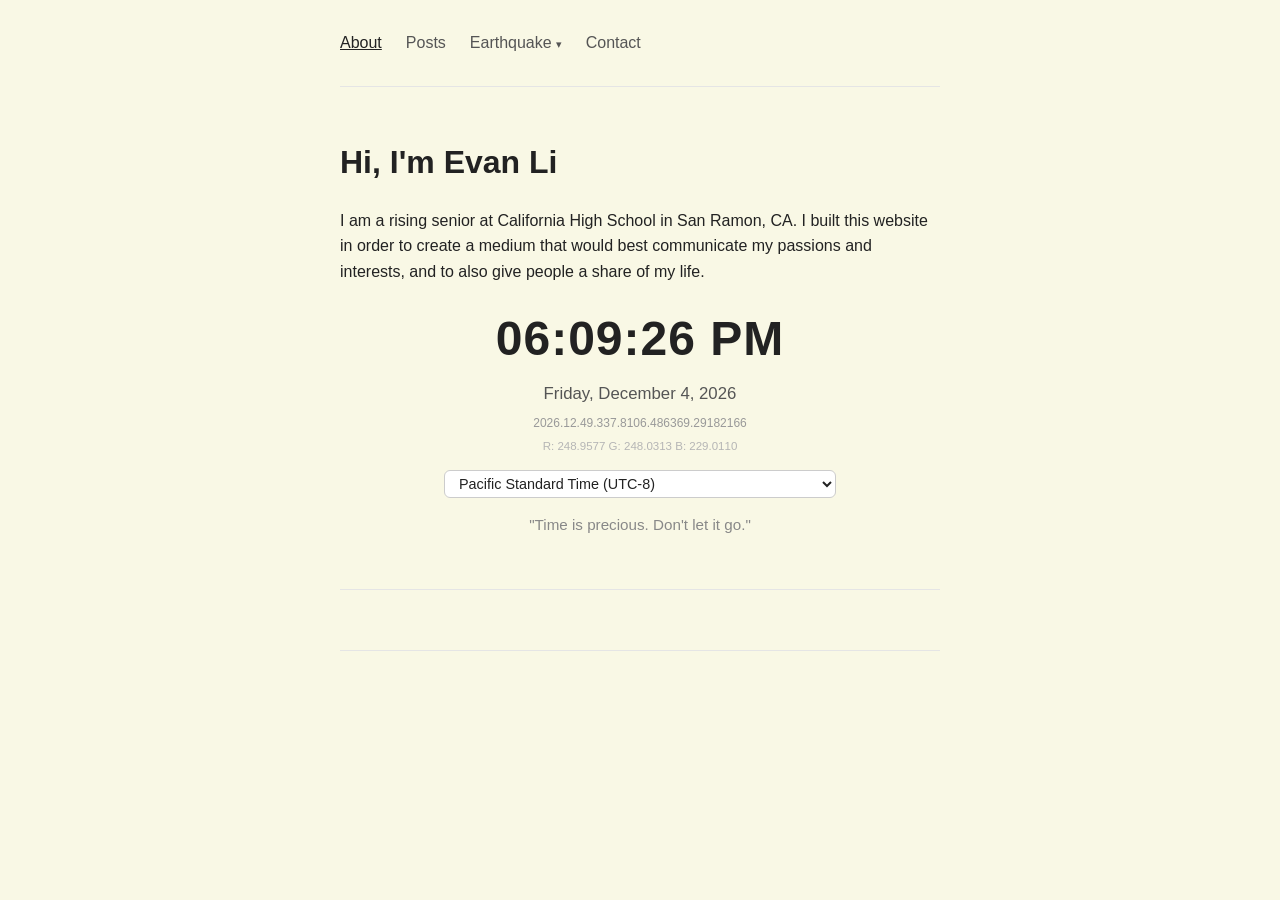
<file: index.html>
<!DOCTYPE html>
<html lang="en">
<head>
  <!-- Google tag (gtag.js) -->
  <script async src="https://www.googletagmanager.com/gtag/js?id=G-W435ES95VL"></script>
  <script>
    window.dataLayer = window.dataLayer || [];
    function gtag(){dataLayer.push(arguments);}
    gtag('js', new Date());

    gtag('config', 'G-W435ES95VL');
  </script>

  <meta charset="UTF-8" />
  <meta name="viewport" content="width=device-width, initial-scale=1.0" />
  <title>About Me</title>
  <link rel="stylesheet" href="style.css" />
</head>
<body>

  <nav>
    <a href="index.html" class="active">About</a>
    <a href="posts.html">Posts</a>
    <div class="nav-dropdown">
      <button class="nav-dropdown-toggle">Earthquake</button>
      <div class="nav-dropdown-menu">
        <a href="earthquake.html">Earthquake Detection</a>
        <a href="earthquake-list.html">Earthquake List</a>
      </div>
    </div>
    <a href="contact.html">Contact</a>
  </nav>

  <main>
    <h1>Hi, I'm Evan Li</h1>

    <p>
     I am a rising senior at California High School in San Ramon, CA. I built this website in order to create a medium that would best communicate my passions and interests, and to also give people a share of my life.
    </p>

    <section id="clock">
      <div id="clock-time">--:--:--</div>
      <div id="clock-date">Loading date…</div>
      <div id="clock-iso">----.--.--.---.----.----.----</div>
      <div id="bg-rgb">R: --.----  G: --.----  B: --.----</div>
      <select id="tz-select"></select>
      <p class="clock-caption">"Time is precious. Don't let it go."</p>
    </section>
  </main>

  <footer>
    <p id="last-updated"></p>
    <p id="view-counts"></p>
  </footer>

  <script src="bg-shift.js"></script>
  <script src="clock.js"></script>
  <script src="last-updated.js"></script>
  <script src="view-counter.js"></script>
  <script src="nav-dropdown.js"></script>
</body>
</html>
</file>
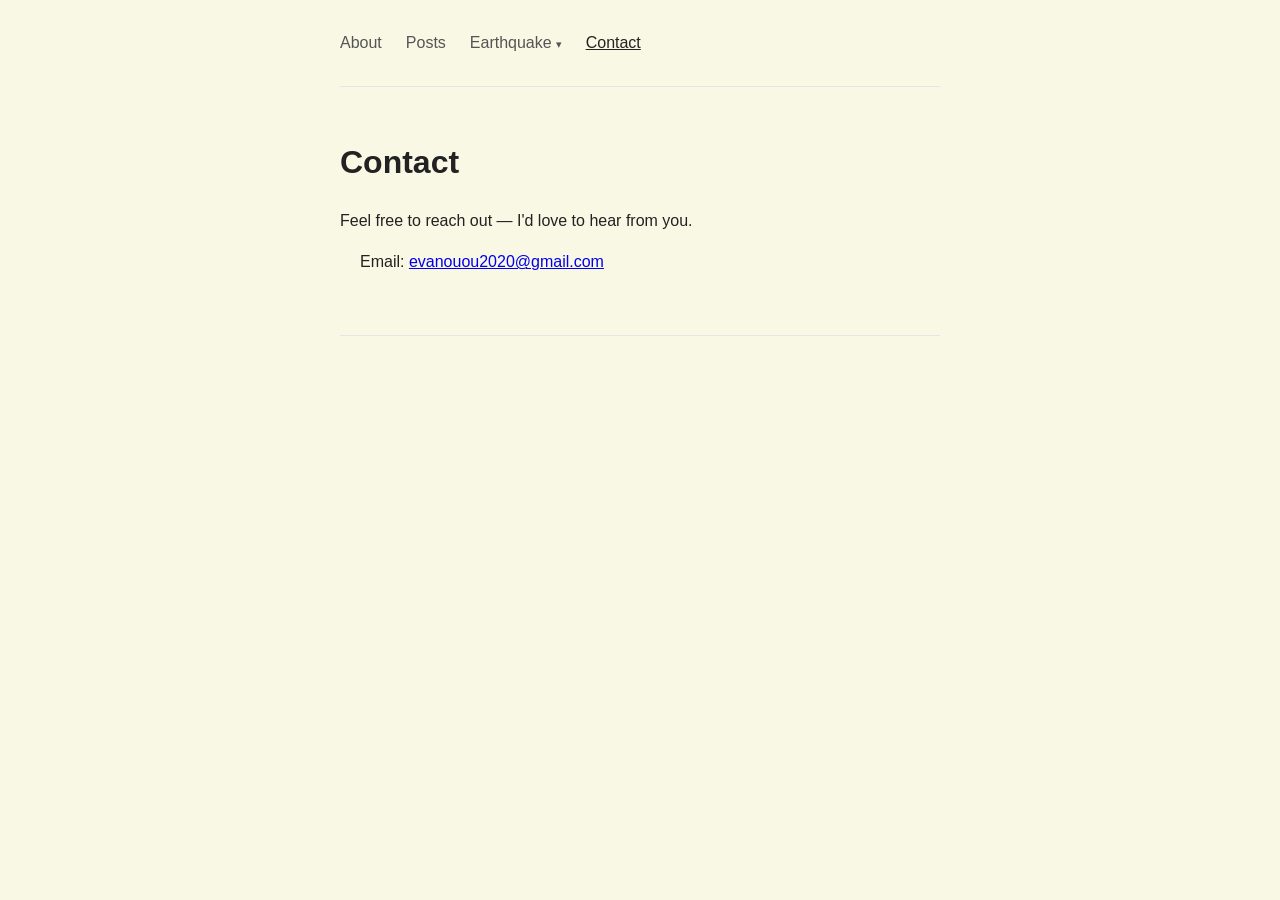
<file: contact.html>
<!DOCTYPE html>
<html lang="en">
<head>
  <!-- Google tag (gtag.js) -->
  <script async src="https://www.googletagmanager.com/gtag/js?id=G-W435ES95VL"></script>
  <script>
    window.dataLayer = window.dataLayer || [];
    function gtag(){dataLayer.push(arguments);}
    gtag('js', new Date());

    gtag('config', 'G-W435ES95VL');
  </script>

  <meta charset="UTF-8" />
  <meta name="viewport" content="width=device-width, initial-scale=1.0" />
  <title>Contact — Evan Li</title>
  <link rel="stylesheet" href="style.css" />
</head>
<body>

  <nav>
    <a href="index.html">About</a>
    <a href="posts.html">Posts</a>
    <div class="nav-dropdown">
      <button class="nav-dropdown-toggle">Earthquake</button>
      <div class="nav-dropdown-menu">
        <a href="earthquake.html">Earthquake Detection</a>
        <a href="earthquake-list.html">Earthquake List</a>
      </div>
    </div>
    <a href="contact.html" class="active">Contact</a>
  </nav>

  <main>
    <h1>Contact</h1>
    <p>Feel free to reach out — I'd love to hear from you.</p>

    <ul class="contact-list">
      <li>Email: <a href="mailto:evanouou2020@gmail.com">evanouou2020@gmail.com</a></li>
      <!-- add more, e.g.:
      <li>Instagram: <a href="https://instagram.com/yourhandle">@yourhandle</a></li>
      <li>LinkedIn: <a href="https://linkedin.com/in/yourprofile">linkedin.com/in/yourprofile</a></li>
      -->
    </ul>
  </main>

  <footer>
    <p id="last-updated"></p>
    <p id="view-counts"></p>
  </footer>

  <script src="bg-shift.js"></script>
  <script src="last-updated.js"></script>
  <script src="view-counter.js"></script>
  <script src="nav-dropdown.js"></script>
</body>
</html>
</file>
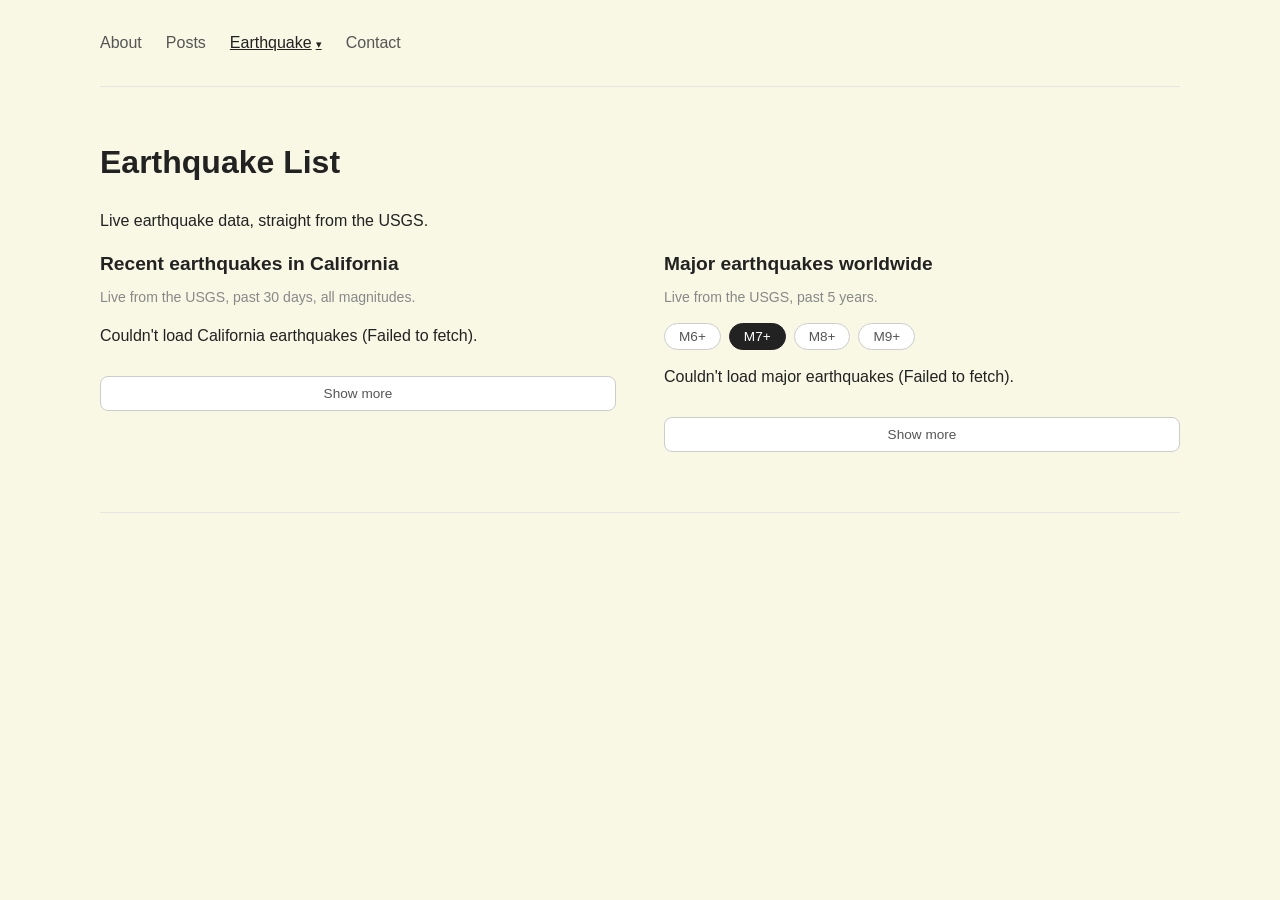
<file: earthquake-list.html>
<!DOCTYPE html>
<html lang="en">
<head>
  <!-- Google tag (gtag.js) -->
  <script async src="https://www.googletagmanager.com/gtag/js?id=G-W435ES95VL"></script>
  <script>
    window.dataLayer = window.dataLayer || [];
    function gtag(){dataLayer.push(arguments);}
    gtag('js', new Date());

    gtag('config', 'G-W435ES95VL');
  </script>

  <meta charset="UTF-8" />
  <meta name="viewport" content="width=device-width, initial-scale=1.0" />
  <title>Earthquake List — Evan Li</title>
  <link rel="stylesheet" href="style.css" />
</head>
<body class="wide">

  <nav>
    <a href="index.html">About</a>
    <a href="posts.html">Posts</a>
    <div class="nav-dropdown active">
      <button class="nav-dropdown-toggle">Earthquake</button>
      <div class="nav-dropdown-menu">
        <a href="earthquake.html">Earthquake Detection</a>
        <a href="earthquake-list.html" class="active">Earthquake List</a>
      </div>
    </div>
    <a href="contact.html">Contact</a>
  </nav>

  <main>
    <h1>Earthquake List</h1>
    <p>Live earthquake data, straight from the USGS.</p>

    <div class="quake-columns">
      <div class="quake-column">
        <h2>Recent earthquakes in California</h2>
        <p class="section-note">Live from the USGS, past 30 days, all magnitudes.</p>
        <ul class="quake-list" id="ca-quake-list">
          <li class="state-msg">Loading…</li>
        </ul>
        <button class="show-more-btn" id="ca-show-more" hidden>Show more</button>
      </div>

      <div class="quake-column">
        <h2>Major earthquakes worldwide</h2>
        <p class="section-note">Live from the USGS, past 5 years.</p>
        <div class="mag-filter">
          <button data-mag="6">M6+</button>
          <button data-mag="7" class="active">M7+</button>
          <button data-mag="8">M8+</button>
          <button data-mag="9">M9+</button>
        </div>
        <ul class="quake-list" id="major-quake-list">
          <li class="state-msg">Loading…</li>
        </ul>
        <button class="show-more-btn" id="major-show-more" hidden>Show more</button>
      </div>
    </div>
  </main>

  <footer>
    <p id="last-updated"></p>
    <p id="view-counts"></p>
  </footer>

  <script src="bg-shift.js"></script>
  <script src="last-updated.js"></script>
  <script src="view-counter.js"></script>
  <script src="earthquake.js"></script>
  <script src="nav-dropdown.js"></script>
</body>
</html>
</file>
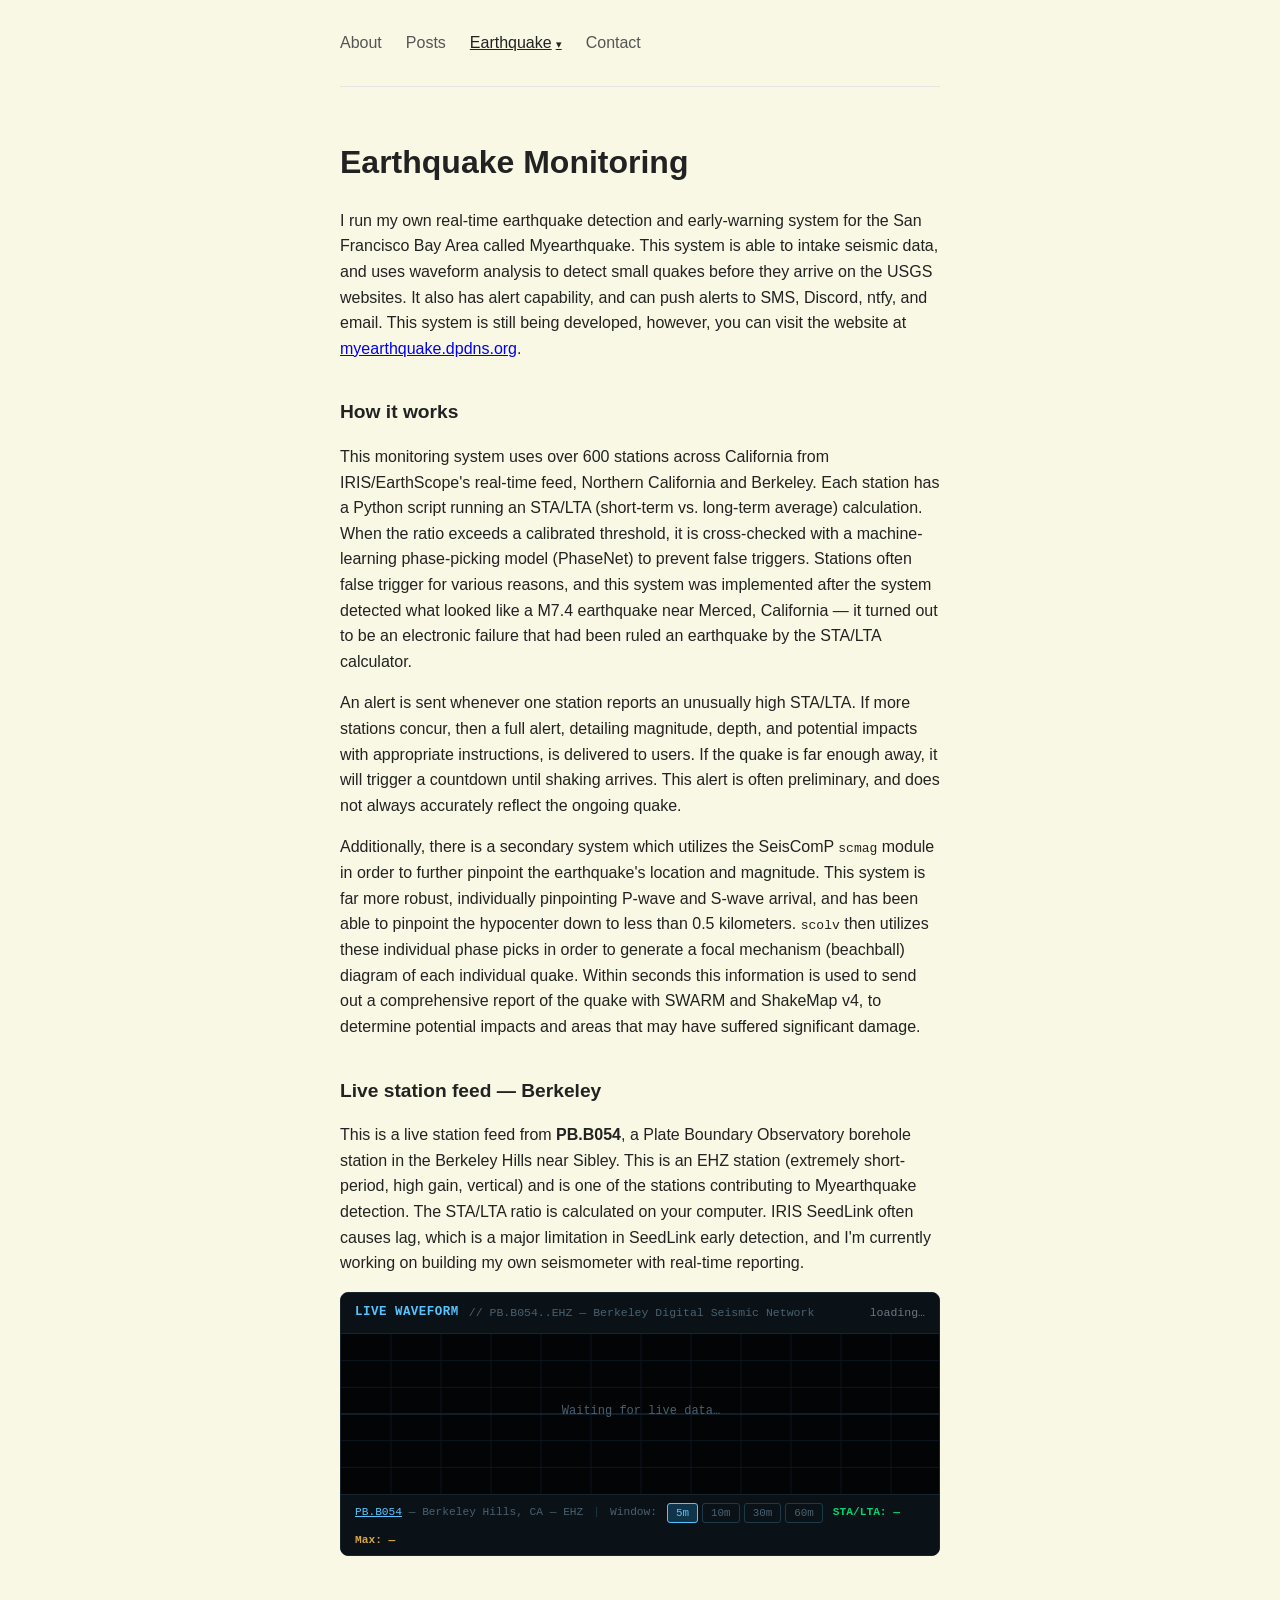
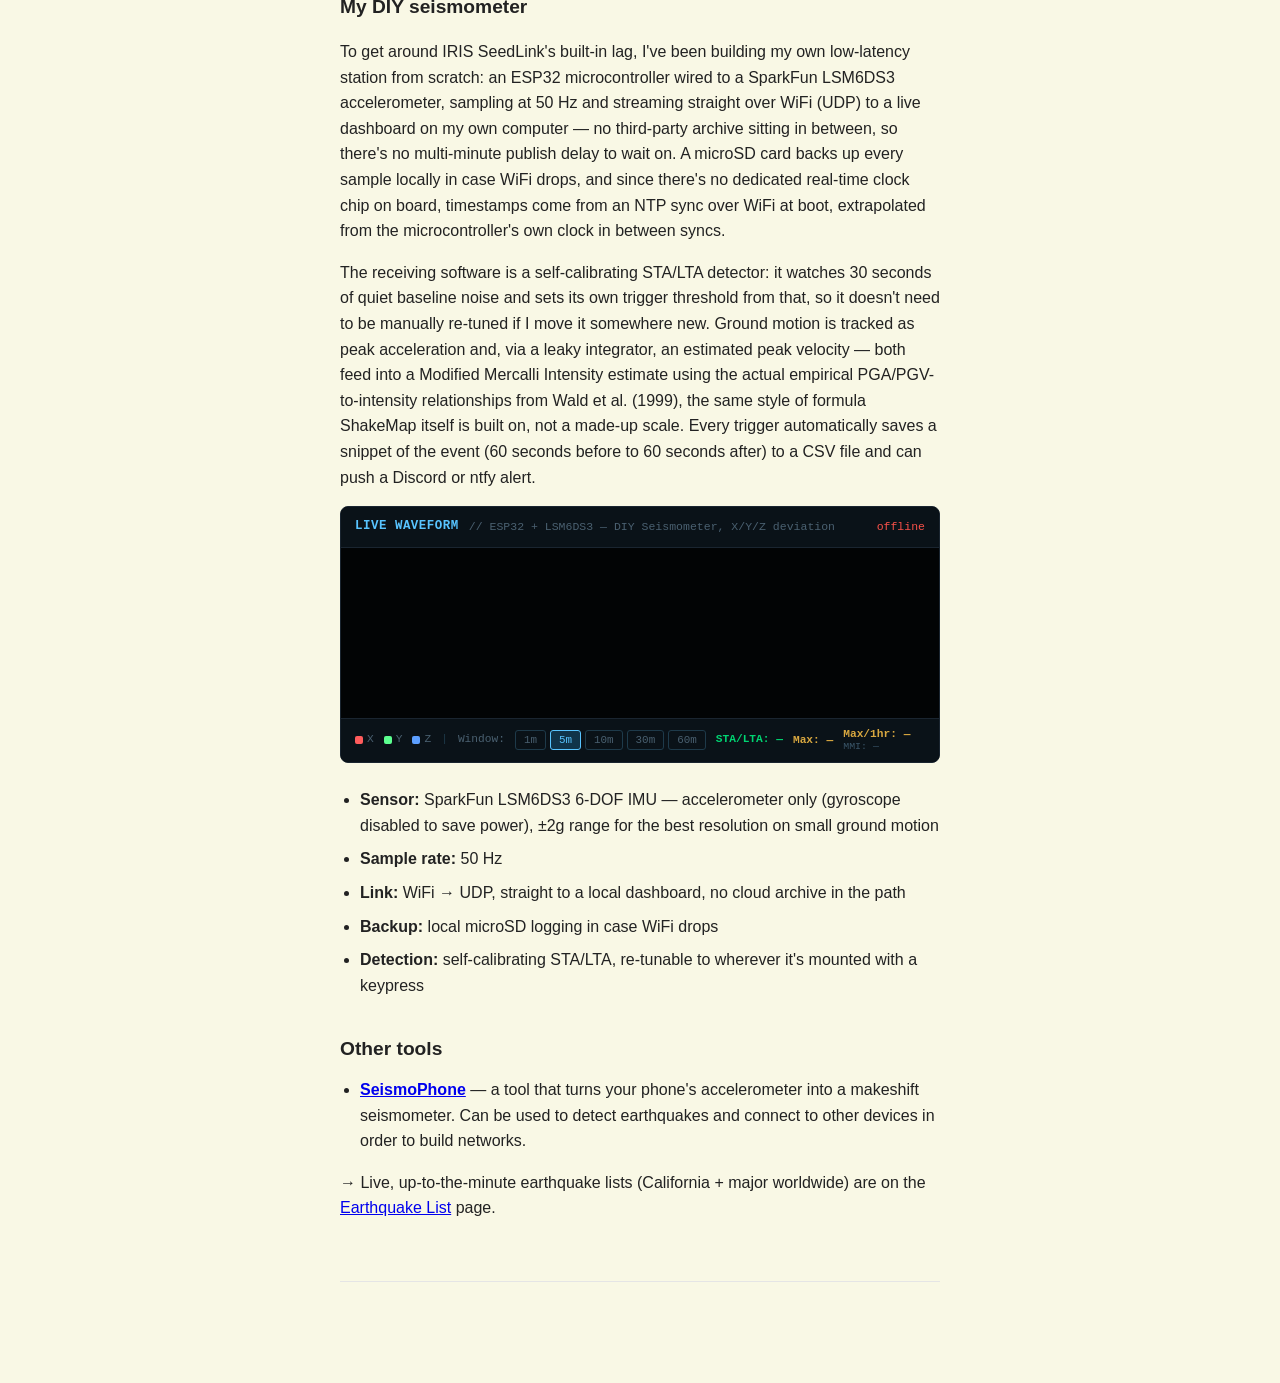
<file: earthquake.html>
<!DOCTYPE html>
<html lang="en">
<head>
  <!-- Google tag (gtag.js) -->
  <script async src="https://www.googletagmanager.com/gtag/js?id=G-W435ES95VL"></script>
  <script>
    window.dataLayer = window.dataLayer || [];
    function gtag(){dataLayer.push(arguments);}
    gtag('js', new Date());

    gtag('config', 'G-W435ES95VL');
  </script>

  <meta charset="UTF-8" />
  <meta name="viewport" content="width=device-width, initial-scale=1.0" />
  <title>Earthquake Detection — Evan Li</title>
  <link rel="stylesheet" href="style.css" />
</head>
<body>

  <nav>
    <a href="index.html">About</a>
    <a href="posts.html">Posts</a>
    <div class="nav-dropdown active">
      <button class="nav-dropdown-toggle">Earthquake</button>
      <div class="nav-dropdown-menu">
        <a href="earthquake.html" class="active">Earthquake Detection</a>
        <a href="earthquake-list.html">Earthquake List</a>
      </div>
    </div>
    <a href="contact.html">Contact</a>
  </nav>

  <main>
    <h1>Earthquake Monitoring</h1>
    <p>
      I run my own real-time earthquake detection and early-warning system
      for the San Francisco Bay Area called Myearthquake. This system is
      able to intake seismic data, and uses waveform analysis to detect
      small quakes before they arrive on the USGS websites. It also has
      alert capability, and can push alerts to SMS, Discord, ntfy, and
      email. This system is still being developed, however, you can visit
      the website at
      <a href="https://myearthquake.dpdns.org" target="_blank" rel="noopener">myearthquake.dpdns.org</a>.
    </p>

    <h2>How it works</h2>
    <p>
      This monitoring system uses over 600 stations across California from
      IRIS/EarthScope's real-time feed, Northern California and Berkeley.
      Each station has a Python script running an STA/LTA (short-term vs.
      long-term average) calculation. When the ratio exceeds a calibrated
      threshold, it is cross-checked with a machine-learning phase-picking
      model (PhaseNet) to prevent false triggers. Stations often false
      trigger for various reasons, and this system was implemented after
      the system detected what looked like a M7.4 earthquake near Merced,
      California — it turned out to be an electronic failure that had been
      ruled an earthquake by the STA/LTA calculator.
    </p>
    <p>
      An alert is sent whenever one station reports an unusually high
      STA/LTA. If more stations concur, then a full alert, detailing
      magnitude, depth, and potential impacts with appropriate
      instructions, is delivered to users. If the quake is far enough
      away, it will trigger a countdown until shaking arrives. This alert
      is often preliminary, and does not always accurately reflect the
      ongoing quake.
    </p>
    <p>
      Additionally, there is a secondary system which utilizes the
      SeisComP <code>scmag</code> module in order to further pinpoint the
      earthquake's location and magnitude. This system is far more robust,
      individually pinpointing P-wave and S-wave arrival, and has been
      able to pinpoint the hypocenter down to less than 0.5 kilometers.
      <code>scolv</code> then utilizes these individual phase picks in
      order to generate a focal mechanism (beachball) diagram of each
      individual quake. Within seconds this information is used to send
      out a comprehensive report of the quake with SWARM and ShakeMap v4,
      to determine potential impacts and areas that may have suffered
      significant damage.
    </p>

    <h2>Live station feed — Berkeley</h2>
    <p>
      This is a live station feed from <strong>PB.B054</strong>, a Plate
      Boundary Observatory borehole station in the Berkeley Hills near
      Sibley. This is an EHZ station (extremely short-period, high gain,
      vertical) and is one of the stations contributing to Myearthquake
      detection. The STA/LTA ratio is calculated on your computer. IRIS
      SeedLink often causes lag, which is a major limitation in SeedLink
      early detection, and I'm currently working on building my own
      seismometer with real-time reporting.
    </p>
    <div class="seis-panel">
      <div class="seis-header">
        <span class="seis-title">LIVE WAVEFORM</span>
        <span class="seis-sub">// PB.B054..EHZ &mdash; Berkeley Digital Seismic Network</span>
        <span class="seis-status" id="seis-status">loading…</span>
      </div>
      <canvas id="seis-canvas"></canvas>
      <div class="seis-footer">
        <span>
          <a href="https://ds.iris.edu/mda/PB/B054/" target="_blank" rel="noopener">PB.B054</a>
          &mdash; Berkeley Hills, CA &mdash; EHZ
        </span>
        <span class="seis-sep">|</span>
        <span>Window:</span>
        <span class="seis-win-btns">
          <button class="seis-win-btn active" data-min="5">5m</button>
          <button class="seis-win-btn" data-min="10">10m</button>
          <button class="seis-win-btn" data-min="30">30m</button>
          <button class="seis-win-btn" data-min="60">60m</button>
        </span>
        <span class="seis-stalta" id="seis-stalta">STA/LTA: —</span>
        <span class="seis-stalta-max-block">
          <span class="seis-stalta-max" id="seis-stalta-max">Max: —</span>
          <span class="seis-stalta-max-time" id="seis-stalta-max-time"></span>
        </span>
        <span class="seis-range" id="seis-range"></span>
      </div>
    </div>

    <h2>My DIY seismometer</h2>
    <p>
      To get around IRIS SeedLink's built-in lag, I've been building my own
      low-latency station from scratch: an ESP32 microcontroller wired to a
      SparkFun LSM6DS3 accelerometer, sampling at 50 Hz and streaming
      straight over WiFi (UDP) to a live dashboard on my own computer — no
      third-party archive sitting in between, so there's no multi-minute
      publish delay to wait on. A microSD card backs up every sample
      locally in case WiFi drops, and since there's no dedicated real-time
      clock chip on board, timestamps come from an NTP sync over WiFi at
      boot, extrapolated from the microcontroller's own clock in between
      syncs.
    </p>
    <p>
      The receiving software is a self-calibrating STA/LTA detector: it
      watches 30 seconds of quiet baseline noise and sets its own trigger
      threshold from that, so it doesn't need to be manually re-tuned if I
      move it somewhere new. Ground motion is tracked as peak acceleration
      and, via a leaky integrator, an estimated peak velocity — both feed
      into a Modified Mercalli Intensity estimate using the actual
      empirical PGA/PGV-to-intensity relationships from Wald et al. (1999),
      the same style of formula ShakeMap itself is built on, not a made-up
      scale. Every trigger automatically saves a snippet of the event (60
      seconds before to 60 seconds after) to a CSV file and can push a
      Discord or ntfy alert.
    </p>

    <div class="seis-panel">
      <div class="seis-header">
        <span class="seis-title">LIVE WAVEFORM</span>
        <span class="seis-sub">// ESP32 + LSM6DS3 &mdash; DIY Seismometer, X/Y/Z deviation</span>
        <span class="seis-status" id="esp32-status">loading…</span>
      </div>
      <canvas id="esp32-canvas"></canvas>
      <div class="seis-footer">
        <span class="esp32-legend"><span class="esp32-swatch esp32-swatch-x"></span>X</span>
        <span class="esp32-legend"><span class="esp32-swatch esp32-swatch-y"></span>Y</span>
        <span class="esp32-legend"><span class="esp32-swatch esp32-swatch-z"></span>Z</span>
        <span class="seis-sep">|</span>
        <span>Window:</span>
        <span class="seis-win-btns">
          <button class="seis-win-btn esp32-win-btn" data-sec="60">1m</button>
          <button class="seis-win-btn esp32-win-btn active" data-sec="300">5m</button>
          <button class="seis-win-btn esp32-win-btn" data-sec="600">10m</button>
          <button class="seis-win-btn esp32-win-btn" data-sec="1800">30m</button>
          <button class="seis-win-btn esp32-win-btn" data-sec="3600">60m</button>
        </span>
        <span class="seis-stalta" id="esp32-stalta">STA/LTA: —</span>
        <span class="seis-stalta-max-block">
          <span class="seis-stalta-max" id="esp32-max">Max: —</span>
          <span class="seis-stalta-max-time" id="esp32-max-time"></span>
        </span>
        <span class="seis-stalta-max-block">
          <span class="seis-stalta-max" id="esp32-max-hour">Max/1hr: —</span>
          <span class="seis-stalta-max-time" id="esp32-mmi">MMI: —</span>
        </span>
        <span class="seis-range" id="esp32-range"></span>
      </div>
    </div>

    <ul>
      <li><strong>Sensor:</strong> SparkFun LSM6DS3 6-DOF IMU — accelerometer only (gyroscope disabled to save power), &plusmn;2g range for the best resolution on small ground motion</li>
      <li><strong>Sample rate:</strong> 50 Hz</li>
      <li><strong>Link:</strong> WiFi &rarr; UDP, straight to a local dashboard, no cloud archive in the path</li>
      <li><strong>Backup:</strong> local microSD logging in case WiFi drops</li>
      <li><strong>Detection:</strong> self-calibrating STA/LTA, re-tunable to wherever it's mounted with a keypress</li>
    </ul>

    <h2>Other tools</h2>
    <ul>
      <li>
        <strong><a href="https://myearthquake.dpdns.org/seismophone.html" target="_blank" rel="noopener">SeismoPhone</a></strong>
        — a tool that turns your phone's accelerometer into a makeshift
        seismometer. Can be used to detect earthquakes and connect to
        other devices in order to build networks.
      </li>
    </ul>

    <p>
      → Live, up-to-the-minute earthquake lists (California + major
      worldwide) are on the <a href="earthquake-list.html">Earthquake List</a> page.
    </p>
  </main>

  <footer>
    <p id="last-updated"></p>
    <p id="view-counts"></p>
  </footer>

  <script src="bg-shift.js"></script>
  <script src="last-updated.js"></script>
  <script src="view-counter.js"></script>
  <script src="nav-dropdown.js"></script>
  <script src="live-waveform.js"></script>
  <script src="esp32-waveform.js"></script>
</body>
</html>
</file>
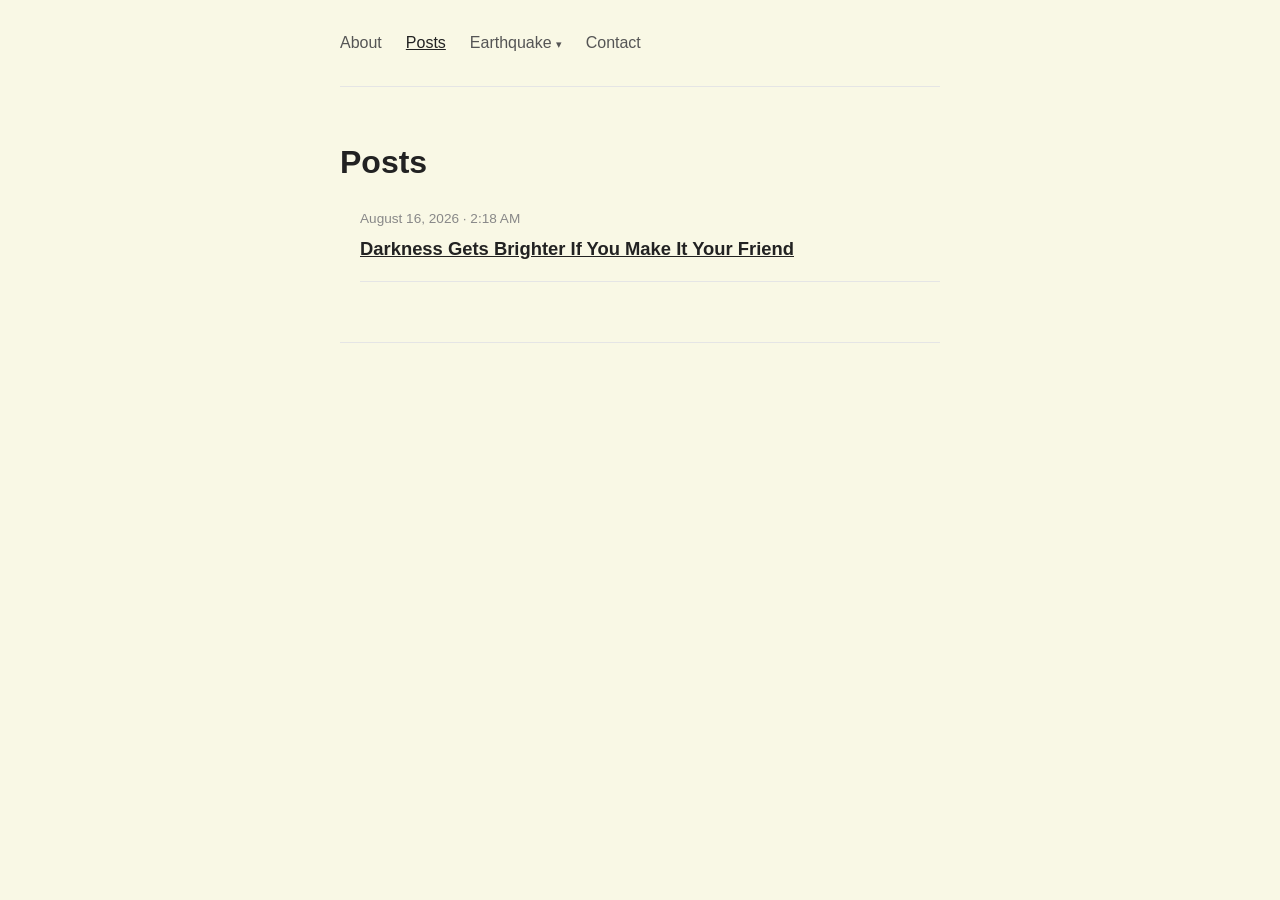
<file: posts.html>
<!DOCTYPE html>
<html lang="en">
<head>
  <!-- Google tag (gtag.js) -->
  <script async src="https://www.googletagmanager.com/gtag/js?id=G-W435ES95VL"></script>
  <script>
    window.dataLayer = window.dataLayer || [];
    function gtag(){dataLayer.push(arguments);}
    gtag('js', new Date());

    gtag('config', 'G-W435ES95VL');
  </script>

  <meta charset="UTF-8" />
  <meta name="viewport" content="width=device-width, initial-scale=1.0" />
  <title>Posts — Evan Li</title>
  <link rel="stylesheet" href="style.css" />
</head>
<body>

  <nav>
    <a href="index.html">About</a>
    <a href="posts.html" class="active">Posts</a>
    <div class="nav-dropdown">
      <button class="nav-dropdown-toggle">Earthquake</button>
      <div class="nav-dropdown-menu">
        <a href="earthquake.html">Earthquake Detection</a>
        <a href="earthquake-list.html">Earthquake List</a>
      </div>
    </div>
    <a href="contact.html">Contact</a>
  </nav>

  <main>
    <h1>Posts</h1>

    <!--
      HOW TO ADD A NEW POST:
      1. Copy posts/example-post.html to posts/your-post-title.html
      2. Edit its title/date/body
      3. Copy one <li> block below, point the links at your new file
    -->
    <ul class="post-list">
      <li>
        <div class="post-date">August 16, 2026 · 2:18 AM</div>
        <h2><a href="posts/darkness-gets-brighter.html">Darkness Gets Brighter If You Make It Your Friend</a></h2>
      </li>
    </ul>
  </main>

  <footer>
    <p id="last-updated"></p>
    <p id="view-counts"></p>
  </footer>

  <script src="bg-shift.js"></script>
  <script src="last-updated.js"></script>
  <script src="view-counter.js"></script>
  <script src="nav-dropdown.js"></script>
</body>
</html>
</file>
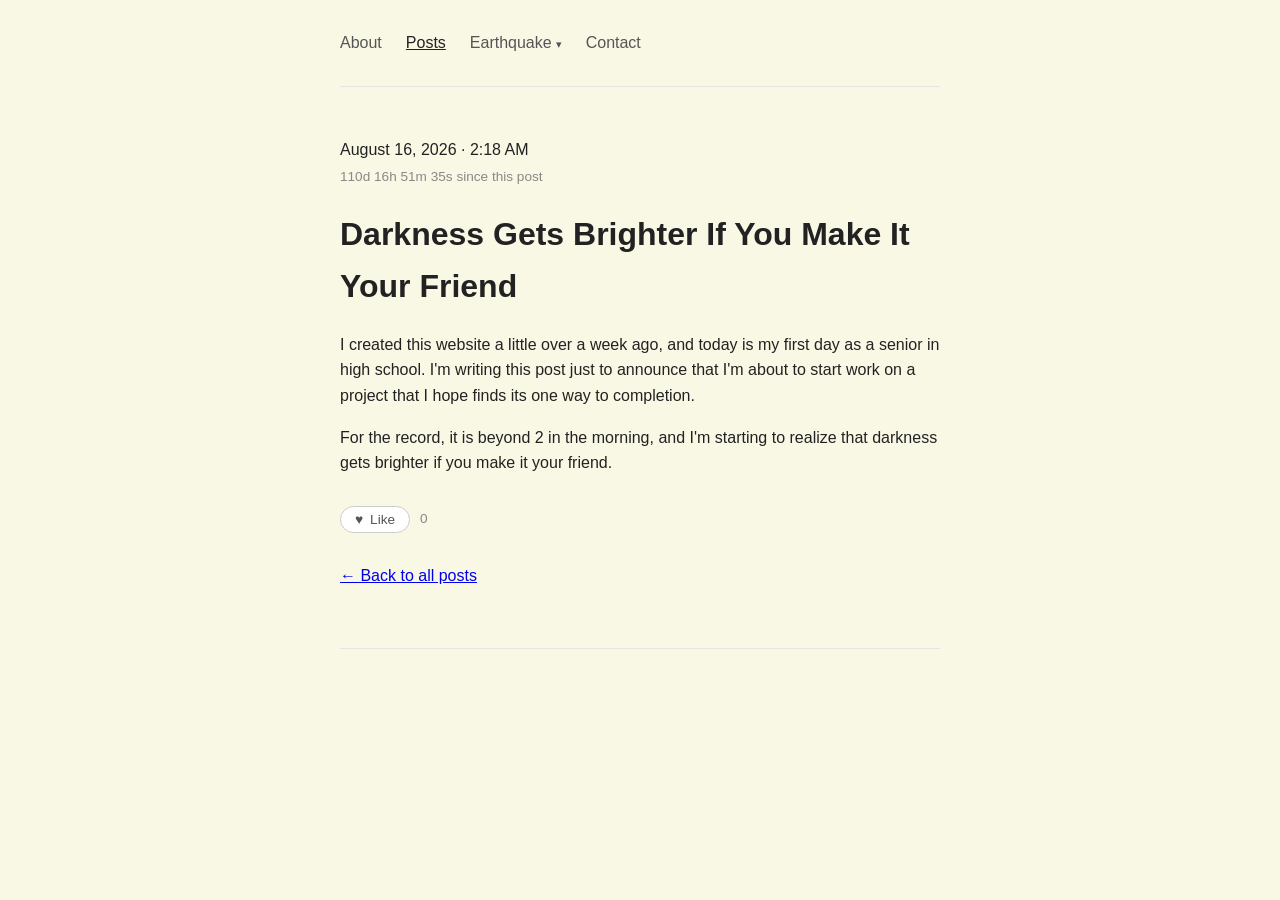
<file: posts/darkness-gets-brighter.html>
<!DOCTYPE html>
<html lang="en">
<head>
  <!-- Google tag (gtag.js) -->
  <script async src="https://www.googletagmanager.com/gtag/js?id=G-W435ES95VL"></script>
  <script>
    window.dataLayer = window.dataLayer || [];
    function gtag(){dataLayer.push(arguments);}
    gtag('js', new Date());

    gtag('config', 'G-W435ES95VL');
  </script>

  <meta charset="UTF-8" />
  <meta name="viewport" content="width=device-width, initial-scale=1.0" />
  <title>Darkness Gets Brighter If You Make It Your Friend — Evan Li</title>
  <link rel="stylesheet" href="../style.css" />
</head>
<body>

  <nav>
    <a href="../index.html">About</a>
    <a href="../posts.html" class="active">Posts</a>
    <div class="nav-dropdown">
      <button class="nav-dropdown-toggle">Earthquake</button>
      <div class="nav-dropdown-menu">
        <a href="../earthquake.html">Earthquake Detection</a>
        <a href="../earthquake-list.html">Earthquake List</a>
      </div>
    </div>
    <a href="../contact.html">Contact</a>
  </nav>

  <main>
    <div class="post-date">August 16, 2026 · 2:18 AM</div>
    <p class="time-since" data-time-since="2026-08-16T02:18:00-07:00"></p>
    <h1>Darkness Gets Brighter If You Make It Your Friend</h1>

    <p>
      I created this website a little over a week ago, and today is my first day
      as a senior in high school. I'm writing this post just to announce that
      I'm about to start work on a project that I hope finds its one way to
      completion.
    </p>

    <p>
      For the record, it is beyond 2 in the morning, and I'm starting to realize
      that darkness gets brighter if you make it your friend.
    </p>

    <div class="like-widget" data-like-post="darkness-gets-brighter">
      <button class="like-btn" type="button" aria-pressed="false">
        <span class="like-icon" aria-hidden="true">♥</span> Like
      </button>
      <span class="like-count">—</span>
    </div>

    <p><a href="../posts.html">← Back to all posts</a></p>
  </main>

  <footer>
    <p id="last-updated"></p>
    <p id="view-counts"></p>
  </footer>

  <script src="../bg-shift.js"></script>
  <script src="../last-updated.js"></script>
  <script src="../view-counter.js"></script>
  <script src="../likes.js"></script>
  <script src="../time-since.js"></script>
  <script src="../nav-dropdown.js"></script>
</body>
</html>
</file>
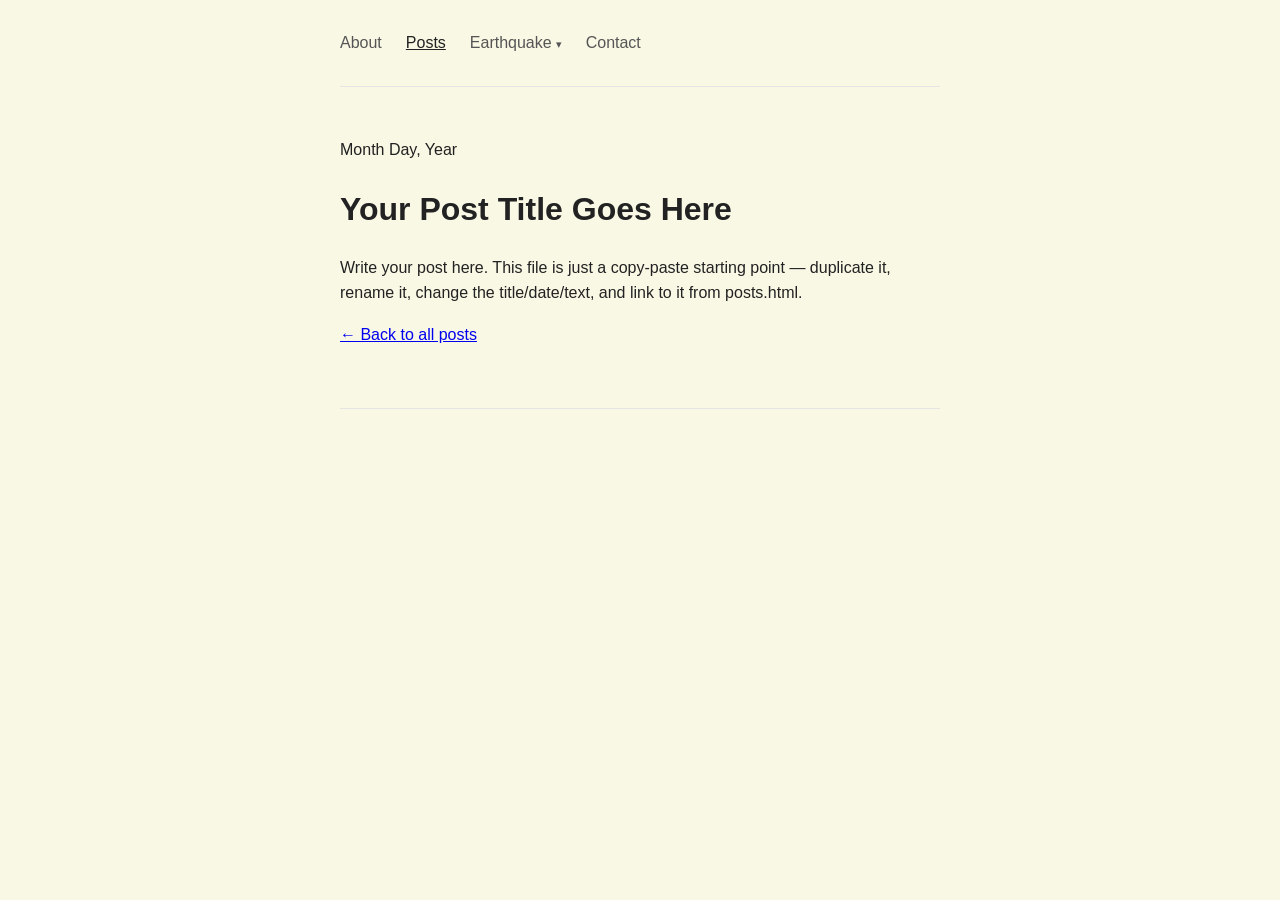
<file: posts/example-post.html>
<!DOCTYPE html>
<html lang="en">
<head>
  <!-- Google tag (gtag.js) -->
  <script async src="https://www.googletagmanager.com/gtag/js?id=G-W435ES95VL"></script>
  <script>
    window.dataLayer = window.dataLayer || [];
    function gtag(){dataLayer.push(arguments);}
    gtag('js', new Date());

    gtag('config', 'G-W435ES95VL');
  </script>

  <meta charset="UTF-8" />
  <meta name="viewport" content="width=device-width, initial-scale=1.0" />
  <title>Example Post — Evan Li</title>
  <link rel="stylesheet" href="../style.css" />
</head>
<body>

  <nav>
    <a href="../index.html">About</a>
    <a href="../posts.html" class="active">Posts</a>
    <div class="nav-dropdown">
      <button class="nav-dropdown-toggle">Earthquake</button>
      <div class="nav-dropdown-menu">
        <a href="../earthquake.html">Earthquake Detection</a>
        <a href="../earthquake-list.html">Earthquake List</a>
      </div>
    </div>
    <a href="../contact.html">Contact</a>
  </nav>

  <main>
    <div class="post-date">Month Day, Year</div>
    <h1>Your Post Title Goes Here</h1>
    <p>
      Write your post here. This file is just a copy-paste starting point —
      duplicate it, rename it, change the title/date/text, and link to it
      from posts.html.
    </p>

    <p><a href="../posts.html">← Back to all posts</a></p>
  </main>

  <footer>
    <p id="last-updated"></p>
    <p id="view-counts"></p>
  </footer>

  <script src="../bg-shift.js"></script>
  <script src="../last-updated.js"></script>
  <script src="../view-counter.js"></script>
  <script src="../nav-dropdown.js"></script>
</body>
</html>
</file>
<file: style.css>
body {
  font-family: -apple-system, BlinkMacSystemFont, "Segoe UI", sans-serif;
  max-width: 600px;
  margin: 0 auto;
  padding: 0 20px 80px;
  line-height: 1.6;
  color: #222;
  background: #fff;
}

/* Wider layout for content-heavy pages (e.g. the Earthquake page's
   side-by-side lists) — other pages keep the narrower reading width. */
body.wide {
  max-width: 1080px;
}

h1 {
  margin-bottom: 20px;
}

nav {
  display: flex;
  gap: 24px;
  padding: 30px 0;
  margin-bottom: 50px;
  border-bottom: 1px solid #e5e5e5;
}

nav a {
  color: #555;
  text-decoration: none;
  font-weight: 500;
}

nav a:hover,
nav a.active {
  color: #222;
  text-decoration: underline;
}

.nav-dropdown {
  position: relative;
}

.nav-dropdown-toggle {
  font-family: inherit;
  font-size: 1rem;
  font-weight: 500;
  color: #555;
  background: none;
  border: none;
  padding: 0;
  cursor: pointer;
}

.nav-dropdown-toggle:hover {
  color: #222;
  text-decoration: underline;
}

.nav-dropdown.active .nav-dropdown-toggle {
  color: #222;
  text-decoration: underline;
}

.nav-dropdown-toggle::after {
  content: "▾";
  font-size: 0.7em;
  margin-left: 4px;
}

.nav-dropdown-menu {
  display: none;
  position: absolute;
  top: 100%;
  left: 0;
  margin-top: 12px;
  background: #fff;
  border: 1px solid #e5e5e5;
  border-radius: 8px;
  box-shadow: 0 4px 16px rgba(0, 0, 0, 0.08);
  min-width: 190px;
  padding: 6px;
  z-index: 20;
}

.nav-dropdown.open .nav-dropdown-menu {
  display: block;
}

.nav-dropdown-menu a {
  display: block;
  padding: 8px 10px;
  border-radius: 6px;
  color: #555;
  text-decoration: none;
  font-weight: 500;
  font-size: 0.92rem;
}

.nav-dropdown-menu a:hover,
.nav-dropdown-menu a.active {
  background: #f5f5f5;
  color: #222;
}

.post-list {
  list-style: none;
  margin: 0;
  padding: 0;
}

.post-list li {
  padding: 18px 0;
  border-bottom: 1px solid #e5e5e5;
}

.post-list li:first-child {
  padding-top: 0;
}

.post-list .post-date {
  font-size: 0.85rem;
  color: #888;
}

.post-list h2 {
  font-size: 1.15rem;
  margin: 4px 0 0;
}

.post-list h2 a {
  color: #222;
}

.empty-state {
  color: #888;
}

.contact-list {
  list-style: none;
  padding: 0;
  margin: 24px 0 0;
}

.contact-list li {
  margin-bottom: 12px;
}

.contact-list a {
  font-weight: 500;
}

#clock {
  text-align: center;
  padding-bottom: 36px;
  margin-bottom: 40px;
  border-bottom: 1px solid #e5e5e5;
}

#clock-time {
  font-size: 3rem;
  font-weight: 600;
  font-variant-numeric: tabular-nums;
  letter-spacing: 1px;
}

#clock-date {
  font-size: 1.05rem;
  color: #555;
  margin-top: 4px;
}

#clock-iso {
  font-size: 0.75rem;
  color: #999;
  margin-top: 6px;
  font-variant-numeric: tabular-nums;
  word-break: break-all;
}

#bg-rgb {
  font-size: 0.72rem;
  color: #b5b5b5;
  margin-top: 4px;
  font-variant-numeric: tabular-nums;
}

#tz-select {
  display: block;
  margin: 14px auto 0;
  max-width: 100%;
  font-size: 0.9rem;
  padding: 4px 10px;
  border-radius: 6px;
  border: 1px solid #ccc;
  background: #fff;
  color: #222;
}

.clock-caption {
  color: #888;
  font-size: 0.95rem;
}

.time-since {
  font-size: 0.85rem;
  color: #888;
  margin: 4px 0 0;
  font-variant-numeric: tabular-nums;
}

.like-widget {
  display: flex;
  align-items: center;
  gap: 10px;
  margin: 30px 0;
}

.like-btn {
  display: inline-flex;
  align-items: center;
  gap: 7px;
  font-family: inherit;
  font-size: 0.85rem;
  font-weight: 500;
  padding: 5px 14px;
  border-radius: 999px;
  border: 1px solid #ccc;
  background: #fff;
  color: #555;
  cursor: pointer;
}

.like-btn:hover {
  border-color: #999;
}

.like-btn.liked {
  background: #222;
  border-color: #222;
  color: #fff;
}

.like-btn:disabled {
  cursor: default;
}

.like-count {
  font-size: 0.85rem;
  color: #888;
}

footer {
  margin-top: 60px;
  padding-top: 16px;
  border-top: 1px solid #e5e5e5;
  text-align: center;
  color: #999;
  font-size: 0.8rem;
}

footer p {
  margin: 0 0 6px;
}

footer p:last-child {
  margin-bottom: 0;
}

/* ---------- earthquake page ---------- */

main h2 {
  margin: 36px 0 12px;
  font-size: 1.2rem;
}

main ul:not(.quake-list) {
  padding-left: 20px;
  margin: 0 0 16px;
}

main ul:not(.quake-list) li {
  margin-bottom: 8px;
}

.section-note {
  color: #888;
  font-size: 0.88rem;
  margin: -6px 0 14px;
}

/* ---------- live waveform panel ---------- */

.seis-panel {
  background: #020405;
  border: 1px solid #1a2530;
  border-radius: 8px;
  overflow: hidden;
  margin: 16px 0 24px;
  font-family: "SF Mono", "Share Tech Mono", monospace;
}

.seis-header {
  display: flex;
  align-items: center;
  gap: 10px;
  padding: 10px 14px;
  background: #0a1218;
  border-bottom: 1px solid #1a2530;
  flex-wrap: wrap;
}

.seis-title {
  color: #58c4ff;
  font-size: 0.78rem;
  font-weight: 700;
  letter-spacing: 0.04em;
}

.seis-sub {
  color: #4a6070;
  font-size: 0.72rem;
}

.seis-status {
  margin-left: auto;
  font-size: 0.72rem;
  color: #6e7681;
}

.seis-status.ok {
  color: #00d472;
}

.seis-status.err {
  color: #f85149;
}

#seis-canvas {
  display: block;
  width: 100%;
  height: 160px;
}

.seis-footer {
  display: flex;
  align-items: center;
  gap: 10px;
  padding: 8px 14px;
  background: #0a1218;
  border-top: 1px solid #1a2530;
  color: #4a6070;
  font-size: 0.7rem;
  flex-wrap: wrap;
}

.seis-footer a {
  color: #58c4ff;
}

.seis-sep {
  color: #1e3a4a;
}

.seis-win-btns {
  display: flex;
  gap: 4px;
}

.seis-win-btn {
  font-family: inherit;
  font-size: 0.68rem;
  padding: 3px 8px;
  border-radius: 3px;
  border: 1px solid #1e3a4a;
  background: none;
  color: #4a6070;
  cursor: pointer;
}

.seis-win-btn:hover {
  border-color: #58c4ff;
  color: #58c4ff;
}

.seis-win-btn.active {
  background: #10344a;
  border-color: #58c4ff;
  color: #58c4ff;
}

.seis-stalta {
  color: #00d472;
  font-weight: 700;
}

.seis-stalta-max-block {
  display: flex;
  flex-direction: column;
  line-height: 1.3;
}

.seis-stalta-max {
  color: #d9a840;
  font-weight: 700;
}

.seis-stalta-max-time {
  font-size: 0.62rem;
  color: #3a5568;
}

.seis-range {
  margin-left: auto;
  color: #2a5060;
}

.esp32-legend {
  display: inline-flex;
  align-items: center;
  gap: 4px;
}

.esp32-swatch {
  display: inline-block;
  width: 8px;
  height: 8px;
  border-radius: 2px;
}

.esp32-swatch-x { background: #ff5c5c; }
.esp32-swatch-y { background: #5cff8f; }
.esp32-swatch-z { background: #5c9fff; }

.mag-filter {
  display: flex;
  gap: 8px;
  margin-bottom: 14px;
}

.mag-filter button {
  font-family: inherit;
  font-size: 0.85rem;
  font-weight: 500;
  padding: 5px 14px;
  border-radius: 999px;
  border: 1px solid #ccc;
  background: #fff;
  color: #555;
  cursor: pointer;
}

.mag-filter button:hover {
  border-color: #999;
}

.mag-filter button.active {
  background: #222;
  border-color: #222;
  color: #fff;
}

.quake-list {
  list-style: none;
  margin: 0 0 28px;
  padding: 0;
}

.quake-item {
  display: flex;
  align-items: center;
  gap: 12px;
  padding: 12px 0;
  border-bottom: 1px solid #eee;
}

.quake-mag {
  flex-shrink: 0;
  min-width: 44px;
  text-align: center;
  font-size: 0.85rem;
  font-weight: 700;
  padding: 3px 6px;
  border-radius: 6px;
  color: #fff;
}

.quake-mag.mag-minor { background: #9aa5b1; }
.quake-mag.mag-moderate { background: #4a90d9; }
.quake-mag.mag-strong { background: #d98e2e; }
.quake-mag.mag-major { background: #c0392b; }

.quake-info {
  flex: 1;
  min-width: 0;
}

.quake-place {
  font-size: 0.95rem;
}

.quake-meta {
  font-size: 0.8rem;
  color: #888;
  margin-top: 2px;
}

.quake-link {
  flex-shrink: 0;
  font-size: 0.82rem;
  white-space: nowrap;
}

.quake-columns {
  display: grid;
  grid-template-columns: 1fr 1fr;
  gap: 48px;
  align-items: start;
}

.quake-column h2 {
  margin-top: 0;
}

.show-more-btn {
  display: block;
  width: 100%;
  font-family: inherit;
  font-size: 0.85rem;
  font-weight: 500;
  padding: 9px 0;
  margin-top: 4px;
  border-radius: 8px;
  border: 1px solid #ccc;
  background: #fff;
  color: #555;
  cursor: pointer;
}

.show-more-btn:hover {
  border-color: #999;
  color: #222;
}

@media (max-width: 800px) {
  .quake-columns {
    grid-template-columns: 1fr;
    gap: 0;
  }
}
</file>
